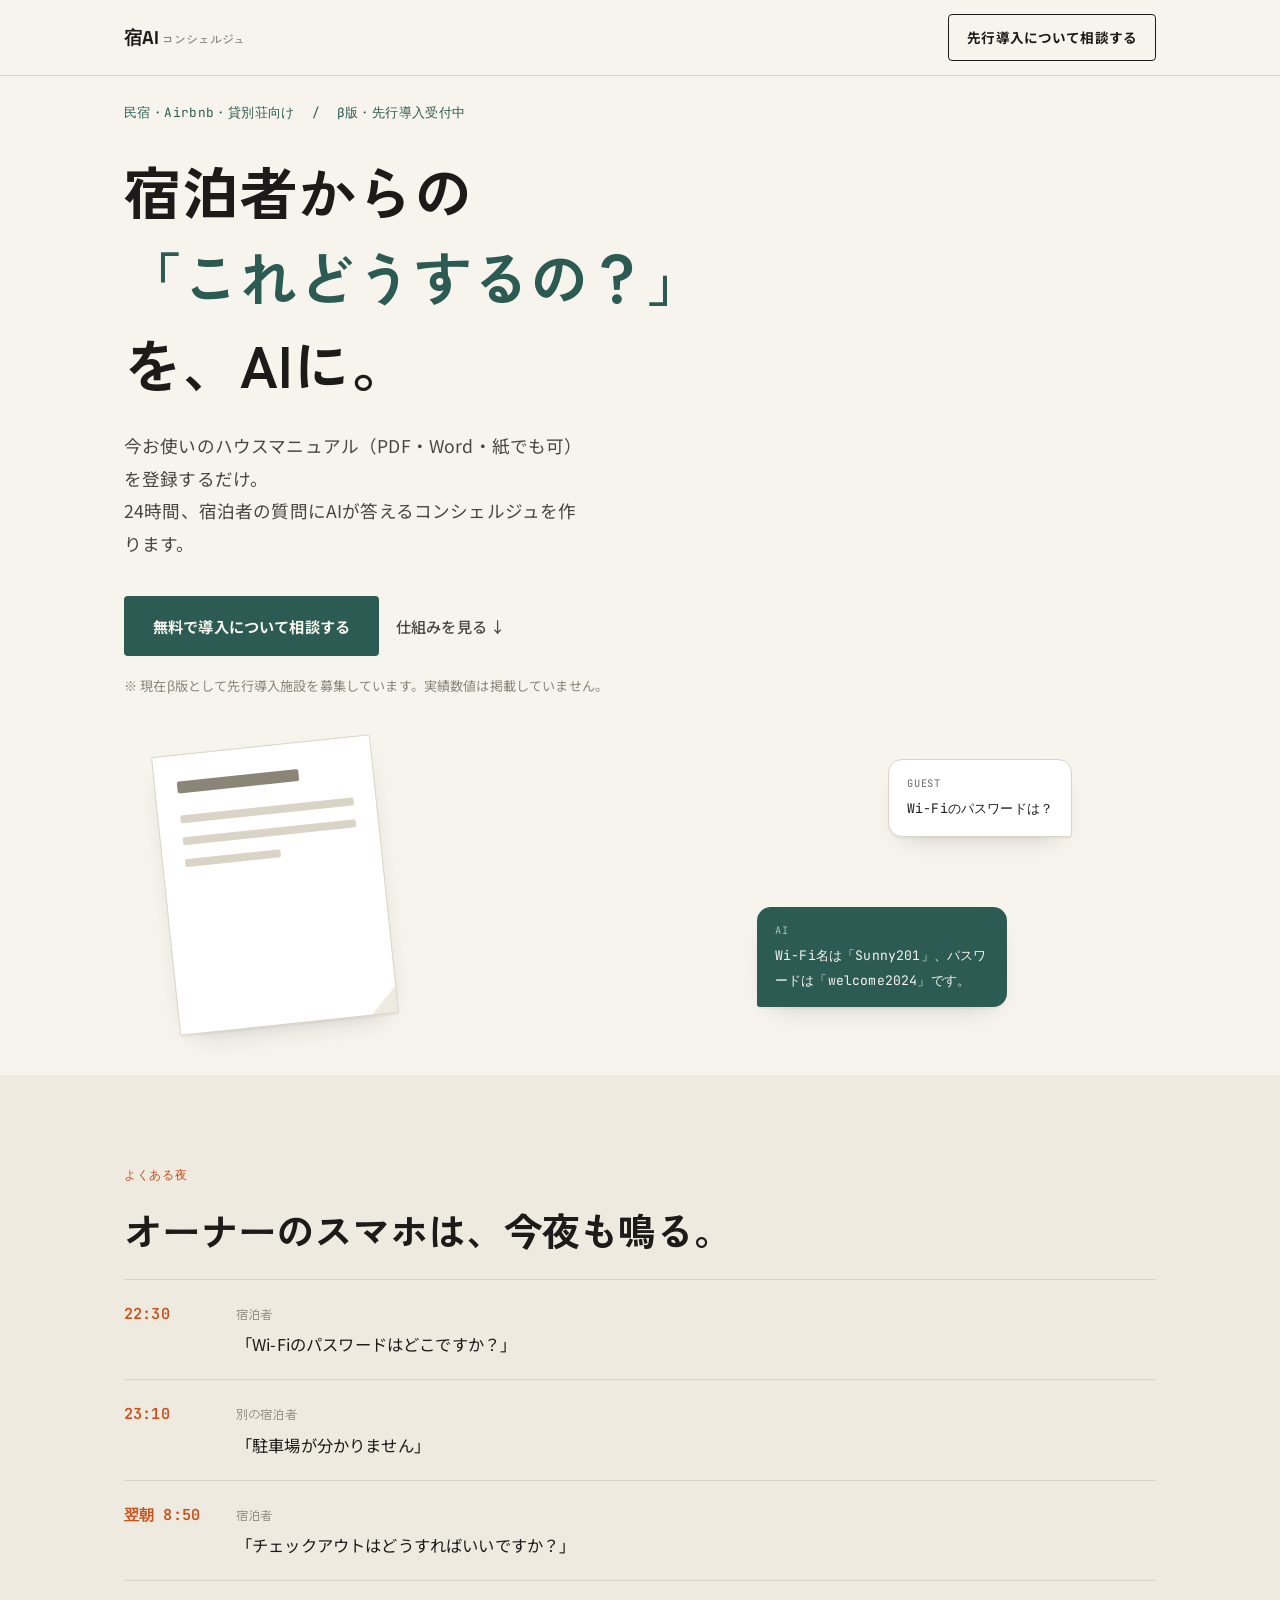
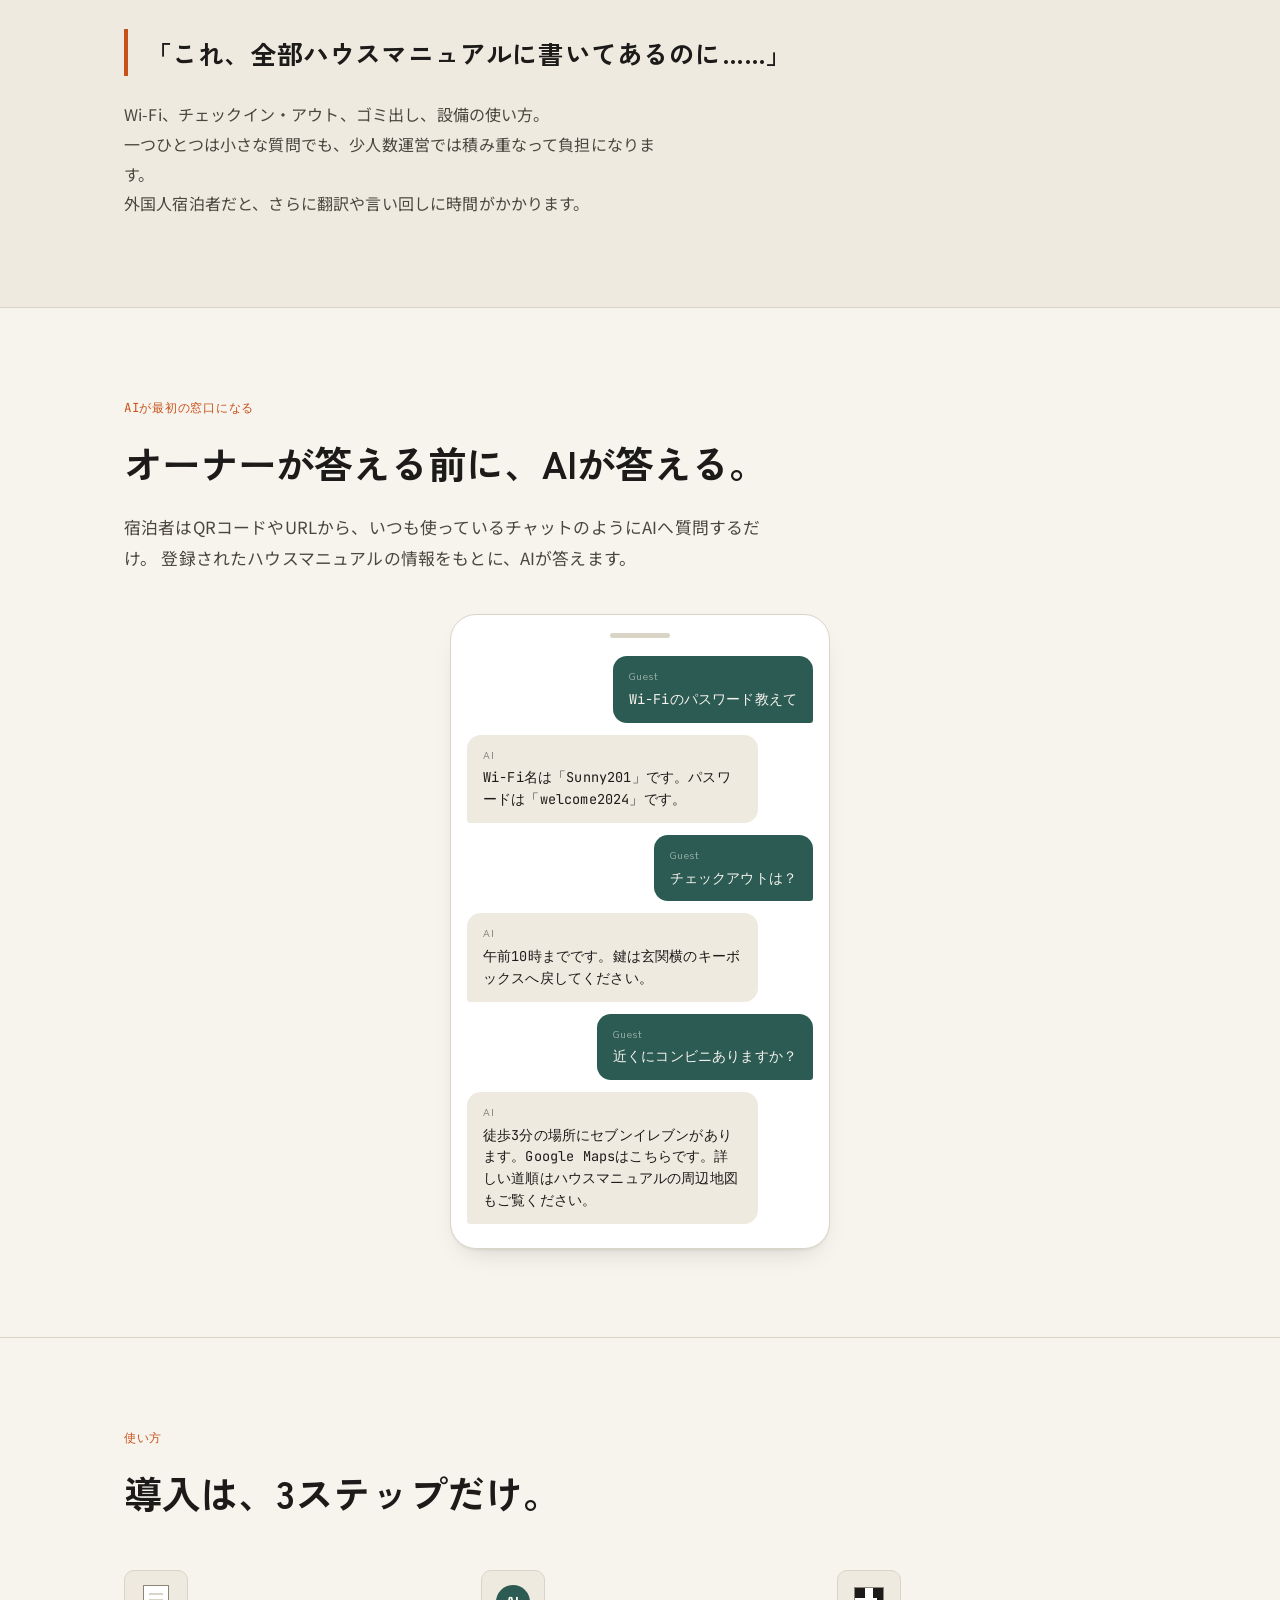
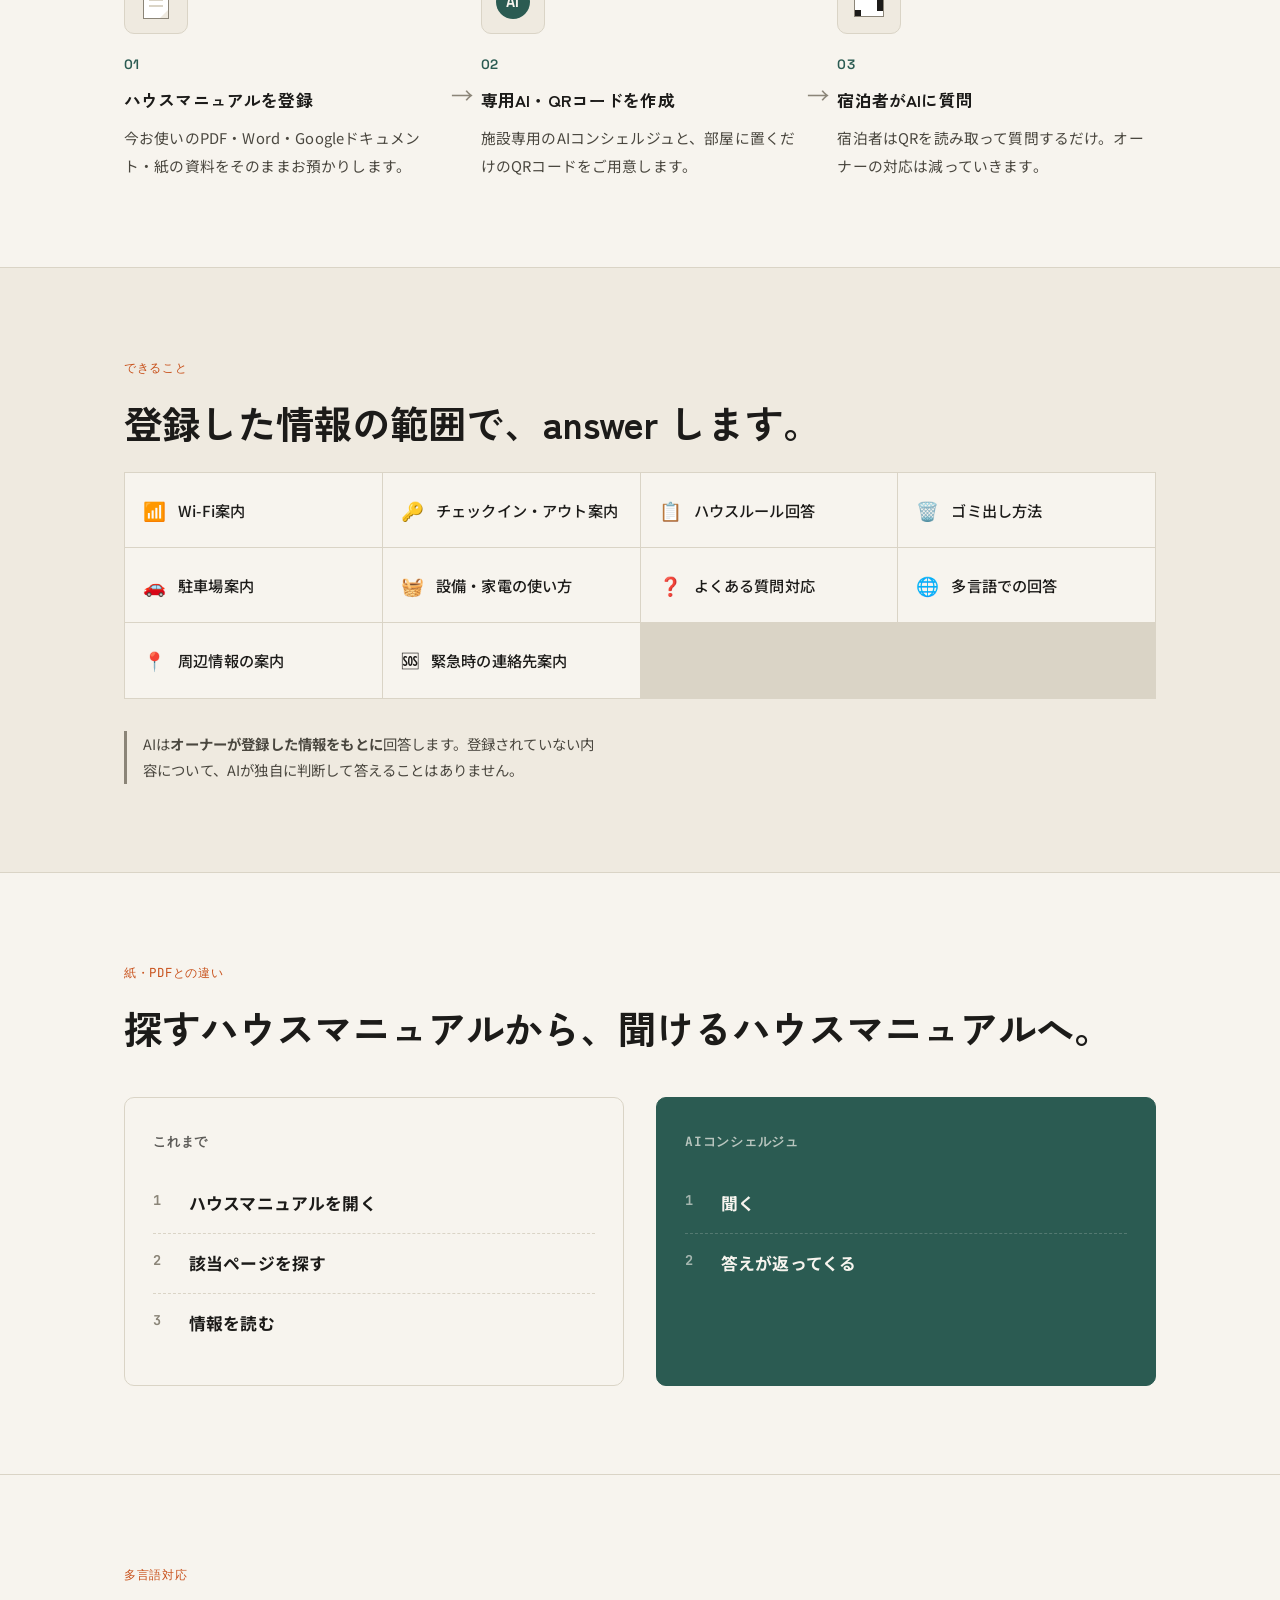
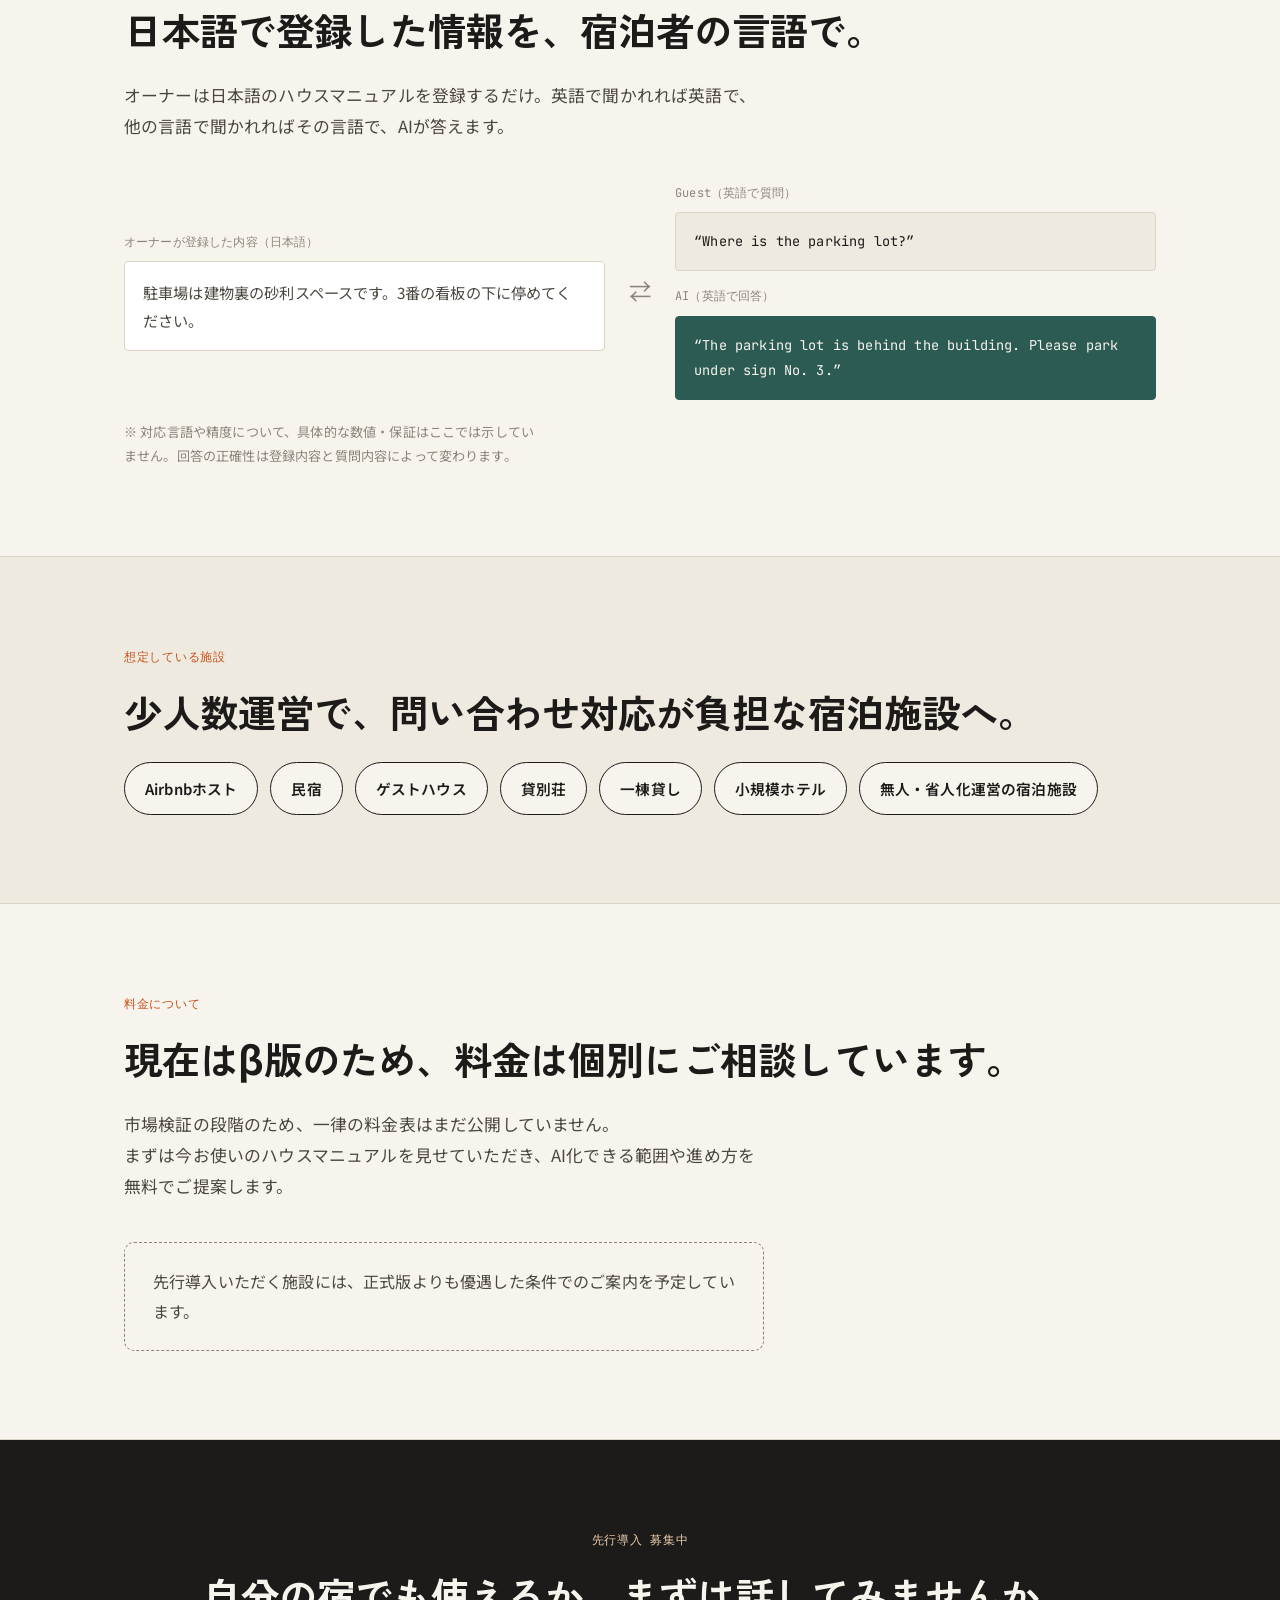
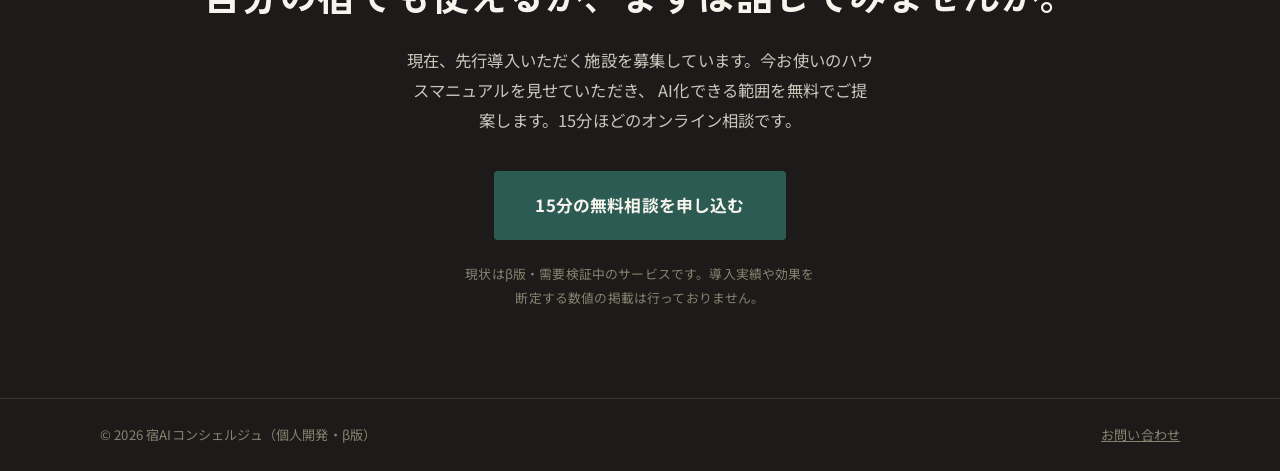
<file: index.html>
<!DOCTYPE html>
<html lang="ja">
<head>
<meta charset="UTF-8">
<meta name="viewport" content="width=device-width, initial-scale=1.0">
<title>宿泊者からの「これどうするの？」をAIに。| ハウスマニュアルAIコンシェルジュ β</title>
<meta name="description" content="Wi-Fi、チェックアウト、ゴミ出し…毎回同じ質問に答える手間を減らす、民宿・Airbnb向けAIコンシェルジュ。既存のハウスマニュアルを登録するだけ。現在β版・先行導入施設を募集中。">

<!-- Google tag (gtag.js) -->
<script async src="https://www.googletagmanager.com/gtag/js?id=G-ZTV1E4YJVK"></script>
<script>
  window.dataLayer = window.dataLayer || [];
  function gtag(){dataLayer.push(arguments);}
  gtag('js', new Date());
  gtag('config', 'G-ZTV1E4YJVK');
  gtag('config', 'AW-18422890918');
</script>

<link rel="preconnect" href="https://fonts.googleapis.com">
<link rel="preconnect" href="https://fonts.gstatic.com" crossorigin>
<link href="https://fonts.googleapis.com/css2?family=Zen+Kaku+Gothic+New:wght@500;700;900&family=Noto+Sans+JP:wght@400;500;600;700&family=Space+Grotesk:wght@500;600;700&family=JetBrains+Mono:wght@400;500;600&display=swap" rel="stylesheet">
<link rel="stylesheet" href="style.css">
</head>
<body>

<!-- ============ HEADER ============ -->
<header class="site-header">
  <div class="wrap header-inner">
    <div class="logo">宿AI<span class="logo-sub">コンシェルジュ</span></div>
    <a href="#contact" class="btn btn-ghost btn-small" data-track="cta_header">先行導入について相談する</a>
  </div>
</header>

<main>

  <!-- ============ HERO ============ -->
  <section class="hero">
    <div class="wrap hero-inner">
      <p class="eyebrow">民宿・Airbnb・貸別荘向け &nbsp;/&nbsp; β版・先行導入受付中</p>
      <h1 class="hero-headline">
        宿泊者からの<br>
        <span class="hero-highlight">「これどうするの？」</span>を、AIに。
      </h1>
      <p class="hero-sub">
        今お使いのハウスマニュアル（PDF・Word・紙でも可）を登録するだけ。<br class="br-pc">
        24時間、宿泊者の質問にAIが答えるコンシェルジュを作ります。
      </p>
      <div class="hero-cta">
        <a href="#contact" class="btn btn-primary" data-track="cta_hero_main">無料で導入について相談する</a>
        <a href="#how" class="btn btn-text" data-track="cta_hero_sub">仕組みを見る ↓</a>
      </div>
      <p class="hero-disclaimer">※ 現在β版として先行導入施設を募集しています。実績数値は掲載していません。</p>
    </div>

    <div class="hero-visual" aria-hidden="true">
      <div class="paper-stack">
        <div class="paper-doc">
          <div class="doc-line doc-line--title"></div>
          <div class="doc-line"></div>
          <div class="doc-line"></div>
          <div class="doc-line doc-line--short"></div>
          <div class="doc-fold"></div>
        </div>
        <div class="chat-bubble chat-bubble--q">
          <span class="chat-label">Guest</span>
          Wi-Fiのパスワードは？
        </div>
        <div class="chat-bubble chat-bubble--a">
          <span class="chat-label">AI</span>
          Wi-Fi名は「Sunny201」、パスワードは「welcome2024」です。
        </div>
      </div>
    </div>
  </section>

  <!-- ============ PROBLEM: タイムライン ============ -->
  <section class="section problem">
    <div class="wrap">
      <p class="section-eyebrow">よくある夜</p>
      <h2 class="section-title">オーナーのスマホは、<br class="br-mobile">今夜も鳴る。</h2>

      <ol class="timeline">
        <li class="timeline-item">
          <span class="timeline-time">22:30</span>
          <div class="timeline-msg">
            <span class="timeline-who">宿泊者</span>
            「Wi-Fiのパスワードはどこですか？」
          </div>
        </li>
        <li class="timeline-item">
          <span class="timeline-time">23:10</span>
          <div class="timeline-msg">
            <span class="timeline-who">別の宿泊者</span>
            「駐車場が分かりません」
          </div>
        </li>
        <li class="timeline-item">
          <span class="timeline-time">翌朝 8:50</span>
          <div class="timeline-msg">
            <span class="timeline-who">宿泊者</span>
            「チェックアウトはどうすればいいですか？」
          </div>
        </li>
      </ol>

      <p class="problem-punchline">
        「これ、全部ハウスマニュアルに書いてあるのに……」
      </p>
      <p class="problem-body">
        Wi-Fi、チェックイン・アウト、ゴミ出し、設備の使い方。<br>
        一つひとつは小さな質問でも、少人数運営では積み重なって負担になります。<br>
        外国人宿泊者だと、さらに翻訳や言い回しに時間がかかります。
      </p>
    </div>
  </section>

  <!-- ============ SOLUTION: 会話デモ ============ -->
  <section class="section solution" id="solution">
    <div class="wrap">
      <p class="section-eyebrow">AIが最初の窓口になる</p>
      <h2 class="section-title">オーナーが答える前に、<br class="br-mobile">AIが答える。</h2>
      <p class="section-lead">
        宿泊者はQRコードやURLから、いつも使っているチャットのようにAIへ質問するだけ。
        登録されたハウスマニュアルの情報をもとに、AIが答えます。
      </p>

      <div class="demo-phone" role="img" aria-label="AIコンシェルジュとのチャット画面の例">
        <div class="demo-phone-notch"></div>
        <div class="demo-chat" id="demoChat">
          <!-- populated by script.js -->
        </div>
      </div>
    </div>
  </section>

  <!-- ============ HOW IT WORKS: 3 STEPS ============ -->
  <section class="section how" id="how">
    <div class="wrap">
      <p class="section-eyebrow">使い方</p>
      <h2 class="section-title">導入は、3ステップだけ。</h2>

      <div class="steps">
        <div class="step">
          <div class="step-visual step-visual--doc">
            <div class="mini-doc"></div>
          </div>
          <span class="step-num">01</span>
          <h3 class="step-title">ハウスマニュアルを登録</h3>
          <p class="step-desc">今お使いのPDF・Word・Googleドキュメント・紙の資料をそのままお預かりします。</p>
        </div>
        <div class="step-arrow" aria-hidden="true">→</div>
        <div class="step">
          <div class="step-visual step-visual--ai">
            <div class="mini-ai">AI</div>
          </div>
          <span class="step-num">02</span>
          <h3 class="step-title">専用AI・QRコードを作成</h3>
          <p class="step-desc">施設専用のAIコンシェルジュと、部屋に置くだけのQRコードをご用意します。</p>
        </div>
        <div class="step-arrow" aria-hidden="true">→</div>
        <div class="step">
          <div class="step-visual step-visual--guest">
            <div class="mini-qr"></div>
          </div>
          <span class="step-num">03</span>
          <h3 class="step-title">宿泊者がAIに質問</h3>
          <p class="step-desc">宿泊者はQRを読み取って質問するだけ。オーナーの対応は減っていきます。</p>
        </div>
      </div>
    </div>
  </section>

  <!-- ============ CAPABILITIES ============ -->
  <section class="section capabilities">
    <div class="wrap">
      <p class="section-eyebrow">できること</p>
      <h2 class="section-title">登録した情報の範囲で、<br class="br-mobile">answer します。</h2>

      <div class="cap-grid">
        <div class="cap-item"><span class="cap-icon">📶</span>Wi-Fi案内</div>
        <div class="cap-item"><span class="cap-icon">🔑</span>チェックイン・アウト案内</div>
        <div class="cap-item"><span class="cap-icon">📋</span>ハウスルール回答</div>
        <div class="cap-item"><span class="cap-icon">🗑️</span>ゴミ出し方法</div>
        <div class="cap-item"><span class="cap-icon">🚗</span>駐車場案内</div>
        <div class="cap-item"><span class="cap-icon">🧺</span>設備・家電の使い方</div>
        <div class="cap-item"><span class="cap-icon">❓</span>よくある質問対応</div>
        <div class="cap-item"><span class="cap-icon">🌐</span>多言語での回答</div>
        <div class="cap-item"><span class="cap-icon">📍</span>周辺情報の案内</div>
        <div class="cap-item"><span class="cap-icon">🆘</span>緊急時の連絡先案内</div>
      </div>

      <p class="cap-note">
        AIは<strong>オーナーが登録した情報をもとに</strong>回答します。登録されていない内容について、AIが独自に判断して答えることはありません。
      </p>
    </div>
  </section>

  <!-- ============ BEFORE / AFTER ============ -->
  <section class="section compare">
    <div class="wrap">
      <p class="section-eyebrow">紙・PDFとの違い</p>
      <h2 class="section-title">探すハウスマニュアルから、<br class="br-mobile">聞けるハウスマニュアルへ。</h2>

      <div class="compare-grid">
        <div class="compare-col compare-col--before">
          <h3 class="compare-label">これまで</h3>
          <ol class="compare-flow">
            <li>ハウスマニュアルを開く</li>
            <li>該当ページを探す</li>
            <li>情報を読む</li>
          </ol>
        </div>
        <div class="compare-col compare-col--after">
          <h3 class="compare-label">AIコンシェルジュ</h3>
          <ol class="compare-flow compare-flow--after">
            <li>聞く</li>
            <li>答えが返ってくる</li>
          </ol>
        </div>
      </div>
    </div>
  </section>

  <!-- ============ MULTILINGUAL ============ -->
  <section class="section multilingual">
    <div class="wrap">
      <p class="section-eyebrow">多言語対応</p>
      <h2 class="section-title">日本語で登録した情報を、<br class="br-mobile">宿泊者の言語で。</h2>
      <p class="section-lead">
        オーナーは日本語のハウスマニュアルを登録するだけ。英語で聞かれれば英語で、
        他の言語で聞かれればその言語で、AIが答えます。
      </p>

      <div class="lang-demo">
        <div class="lang-demo-col">
          <span class="lang-demo-label">オーナーが登録した内容（日本語）</span>
          <div class="lang-demo-box lang-demo-box--source">
            駐車場は建物裏の砂利スペースです。3番の看板の下に停めてください。
          </div>
        </div>
        <div class="lang-demo-arrow" aria-hidden="true">⇄</div>
        <div class="lang-demo-col">
          <span class="lang-demo-label">Guest（英語で質問）</span>
          <div class="lang-demo-box lang-demo-box--q">“Where is the parking lot?”</div>
          <span class="lang-demo-label lang-demo-label--ai">AI（英語で回答）</span>
          <div class="lang-demo-box lang-demo-box--a">“The parking lot is behind the building. Please park under sign No. 3.”</div>
        </div>
      </div>
      <p class="multilingual-note">※ 対応言語や精度について、具体的な数値・保証はここでは示していません。回答の正確性は登録内容と質問内容によって変わります。</p>
    </div>
  </section>

  <!-- ============ TARGET ============ -->
  <section class="section target">
    <div class="wrap">
      <p class="section-eyebrow">想定している施設</p>
      <h2 class="section-title">少人数運営で、<br class="br-mobile">問い合わせ対応が負担な宿泊施設へ。</h2>

      <div class="target-tags">
        <span class="target-tag">Airbnbホスト</span>
        <span class="target-tag">民宿</span>
        <span class="target-tag">ゲストハウス</span>
        <span class="target-tag">貸別荘</span>
        <span class="target-tag">一棟貸し</span>
        <span class="target-tag">小規模ホテル</span>
        <span class="target-tag">無人・省人化運営の宿泊施設</span>
      </div>
    </div>
  </section>

  <!-- ============ PRICING ============ -->
  <section class="section pricing">
    <div class="wrap">
      <p class="section-eyebrow">料金について</p>
      <h2 class="section-title">現在はβ版のため、<br class="br-mobile">料金は個別にご相談しています。</h2>
      <p class="section-lead">
        市場検証の段階のため、一律の料金表はまだ公開していません。<br class="br-pc">
        まずは今お使いのハウスマニュアルを見せていただき、AI化できる範囲や進め方を無料でご提案します。
      </p>
      <div class="pricing-note-box">
        <p>先行導入いただく施設には、正式版よりも優遇した条件でのご案内を予定しています。</p>
      </div>
    </div>
  </section>

  <!-- ============ FINAL CTA / CONTACT ============ -->
  <section class="section contact" id="contact">
    <div class="wrap contact-inner">
      <p class="section-eyebrow section-eyebrow--light">先行導入 募集中</p>
      <h2 class="section-title section-title--light">
        自分の宿でも使えるか、<br class="br-mobile">まずは話してみませんか。
      </h2>
      <p class="contact-lead">
        現在、先行導入いただく施設を募集しています。今お使いのハウスマニュアルを見せていただき、
        AI化できる範囲を無料でご提案します。15分ほどのオンライン相談です。
      </p>
      <a href="FORM_URL" class="btn btn-primary btn-large" id="mainCtaBtn" data-track="cta_form_submit" target="_blank" rel="noopener">
        15分の無料相談を申し込む
      </a>
      <p class="contact-disclaimer">現状はβ版・需要検証中のサービスです。導入実績や効果を断定する数値の掲載は行っておりません。</p>
    </div>
  </section>

</main>

<footer class="site-footer">
  <div class="wrap footer-inner">
    <span>© 2026 宿AIコンシェルジュ（個人開発・β版）</span>
    <a href="FORM_URL" target="_blank" rel="noopener" data-track="cta_footer">お問い合わせ</a>
  </div>
</footer>

<script src="script.js"></script>
</body>
</html>
</file>
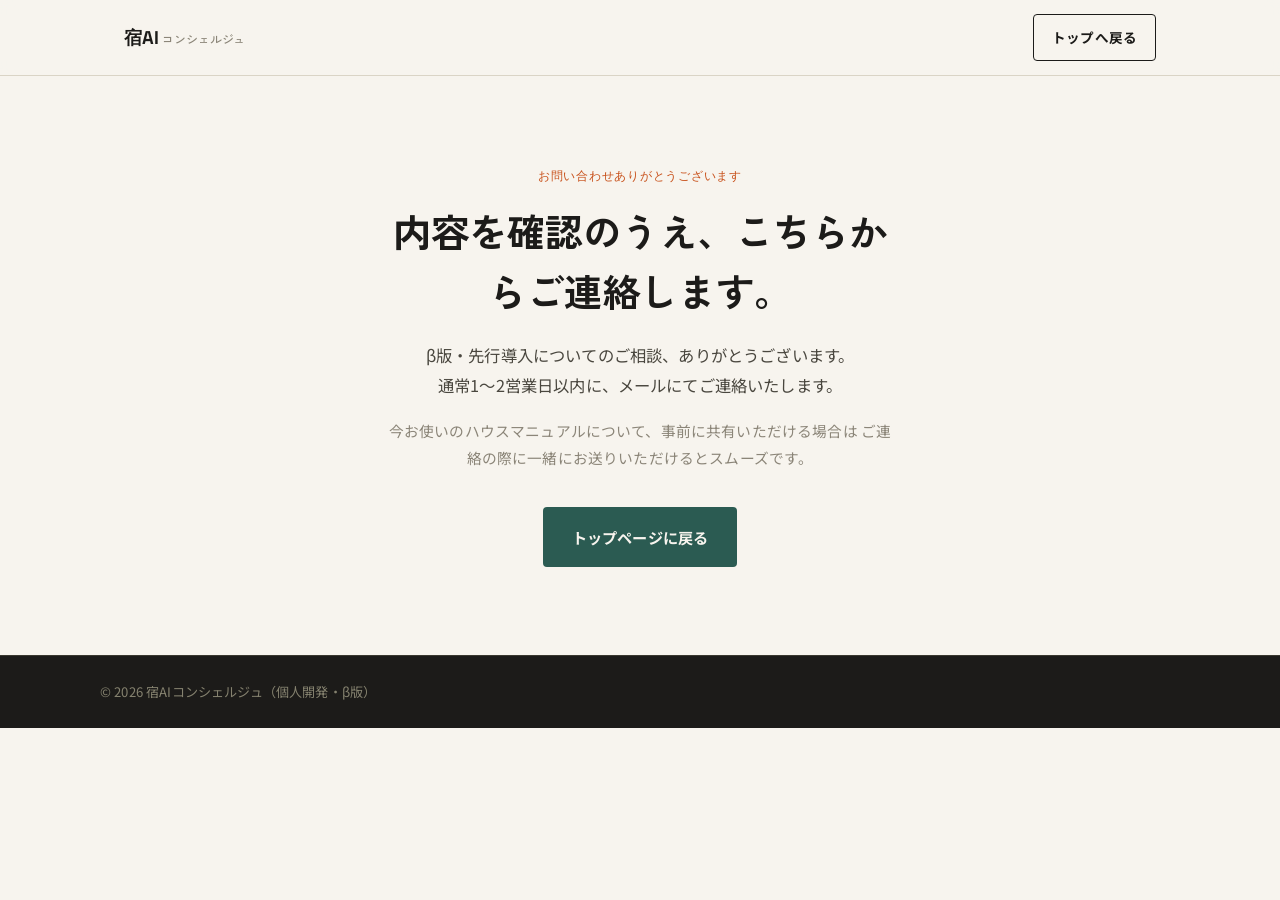
<file: thanks.html>
<!DOCTYPE html>
<html lang="ja">
<head>
<meta charset="UTF-8">
<meta name="viewport" content="width=device-width, initial-scale=1.0">
<title>お問い合わせありがとうございます | 宿AIコンシェルジュ</title>
<meta name="robots" content="noindex">

<!-- Google tag (gtag.js) -->
<script async src="https://www.googletagmanager.com/gtag/js?id=G-ZTV1E4YJVK"></script>
<script>
  window.dataLayer = window.dataLayer || [];
  function gtag(){dataLayer.push(arguments);}
  gtag('js', new Date());
  gtag('config', 'G-ZTV1E4YJVK');
  gtag('config', 'AW-18422890918');
  gtag('event', 'generate_lead');
</script>

<link rel="preconnect" href="https://fonts.googleapis.com">
<link rel="preconnect" href="https://fonts.gstatic.com" crossorigin>
<link href="https://fonts.googleapis.com/css2?family=Zen+Kaku+Gothic+New:wght@500;700&family=Noto+Sans+JP:wght@400;500;600;700&family=Space+Grotesk:wght@500;600;700&display=swap" rel="stylesheet">
<link rel="stylesheet" href="style.css">
</head>
<body>

<header class="site-header">
  <div class="wrap header-inner">
    <div class="logo">宿AI<span class="logo-sub">コンシェルジュ</span></div>
    <a href="index.html" class="btn btn-ghost btn-small">トップへ戻る</a>
  </div>
</header>

<main>
  <section class="section thanks">
    <div class="wrap thanks-inner">
      <p class="section-eyebrow">お問い合わせありがとうございます</p>
      <h1 class="section-title">内容を確認のうえ、<br class="br-mobile">こちらからご連絡します。</h1>
      <p class="thanks-lead">
        β版・先行導入についてのご相談、ありがとうございます。<br class="br-pc">
        通常1〜2営業日以内に、メールにてご連絡いたします。
      </p>
      <p class="thanks-lead thanks-lead--sub">
        今お使いのハウスマニュアルについて、事前に共有いただける場合は
        ご連絡の際に一緒にお送りいただけるとスムーズです。
      </p>
      <a href="index.html" class="btn btn-primary">トップページに戻る</a>
    </div>
  </section>
</main>

<footer class="site-footer">
  <div class="wrap footer-inner">
    <span>© 2026 宿AIコンシェルジュ（個人開発・β版）</span>
  </div>
</footer>

</body>
</html>
</file>
<file: style.css>
/* ============================================================
   Tokens
=============================================================== */
:root {
  --paper:      #F7F4EE;
  --paper-deep: #EFEAE0;
  --ink:        #1C1B19;
  --ink-soft:   #4A473F;
  --moss:       #2B5B52;
  --moss-deep:  #1E433C;
  --terracotta: #C8511B;
  --sand:       #8B8578;
  --line:       #DAD4C6;

  --font-display: "Zen Kaku Gothic New", "Noto Sans JP", sans-serif;
  --font-body: "Noto Sans JP", "Zen Kaku Gothic New", sans-serif;
  --font-en: "Space Grotesk", sans-serif;
  --font-mono: "JetBrains Mono", monospace;

  --radius-sm: 4px;
  --radius-md: 10px;
  --shadow-paper: 0 2px 0 rgba(28,27,25,0.04), 0 12px 28px -16px rgba(28,27,25,0.25);
}

* { box-sizing: border-box; }
html { scroll-behavior: smooth; }

@media (prefers-reduced-motion: reduce) {
  html { scroll-behavior: auto; }
  *, *::before, *::after {
    animation-duration: 0.01ms !important;
    animation-iteration-count: 1 !important;
    transition-duration: 0.01ms !important;
    scroll-behavior: auto !important;
  }
}

body {
  margin: 0;
  background: var(--paper);
  color: var(--ink);
  font-family: var(--font-body);
  font-size: 16px;
  line-height: 1.85;
  letter-spacing: 0.01em;
  -webkit-font-smoothing: antialiased;
  overflow-x: hidden;
}

h1, h2, h3,
.hero-headline, .section-title,
.logo, .step-title, .compare-label,
.timeline-who, .problem-punchline {
  font-family: var(--font-display);
}

.wrap {
  max-width: 1080px;
  margin: 0 auto;
  padding: 0 24px;
}

img { max-width: 100%; display: block; }

a { color: inherit; text-decoration: none; }

:focus-visible {
  outline: 3px solid var(--terracotta);
  outline-offset: 3px;
  border-radius: 2px;
}

.br-mobile { display: none; }
.br-pc { display: inline; }
@media (max-width: 720px) {
  .br-mobile { display: inline; }
  .br-pc { display: none; }
}

/* ============================================================
   Buttons
=============================================================== */
.btn {
  display: inline-flex;
  align-items: center;
  justify-content: center;
  gap: 8px;
  padding: 15px 28px;
  border-radius: var(--radius-sm);
  font-weight: 700;
  font-size: 0.95rem;
  letter-spacing: 0.01em;
  border: 1.5px solid transparent;
  cursor: pointer;
  transition: transform 0.15s ease, background 0.15s ease, border-color 0.15s ease;
}
.btn:hover { transform: translateY(-1px); }
.btn:active { transform: translateY(0); }

.btn-primary {
  background: var(--moss);
  color: var(--paper);
}
.btn-primary:hover { background: var(--moss-deep); }

.btn-large { padding: 18px 40px; font-size: 1.05rem; }

.btn-ghost {
  background: transparent;
  border-color: var(--ink);
  color: var(--ink);
}
.btn-ghost:hover { background: var(--ink); color: var(--paper); }

.btn-small { padding: 10px 18px; font-size: 0.85rem; }

.btn-text {
  padding: 15px 8px;
  color: var(--ink-soft);
  font-weight: 500;
}
.btn-text:hover { color: var(--ink); }

/* ============================================================
   Header
=============================================================== */
.site-header {
  position: sticky;
  top: 0;
  z-index: 50;
  background: rgba(247,244,238,0.9);
  backdrop-filter: blur(8px);
  border-bottom: 1px solid var(--line);
}
.header-inner {
  display: flex;
  align-items: center;
  justify-content: space-between;
  padding-top: 14px;
  padding-bottom: 14px;
}
.logo {
  font-family: var(--font-en);
  font-weight: 700;
  font-size: 1.15rem;
  letter-spacing: -0.01em;
}
.logo-sub {
  font-family: var(--font-display);
  font-weight: 500;
  font-size: 0.75rem;
  color: var(--sand);
  margin-left: 4px;
}

/* ============================================================
   Section base
=============================================================== */
.section { padding: 88px 0; border-bottom: 1px solid var(--line); }
.section:last-of-type { border-bottom: none; }

.section-eyebrow {
  font-family: var(--font-mono);
  font-size: 0.78rem;
  letter-spacing: 0.06em;
  color: var(--terracotta);
  margin: 0 0 14px;
  text-transform: uppercase;
}
.section-eyebrow--light { color: #E8C9A8; }

.section-title {
  font-size: clamp(1.6rem, 4vw, 2.4rem);
  font-weight: 700;
  line-height: 1.55;
  margin: 0 0 20px;
  letter-spacing: 0;
}
.section-title--light { color: var(--paper); }

.section-lead {
  font-size: 1.05rem;
  color: var(--ink-soft);
  max-width: 640px;
  margin: 0 0 40px;
}

/* ============================================================
   Hero
=============================================================== */
.hero {
  padding: 25px 0 0;
  position: relative;
  overflow: hidden;
}
.hero-inner {
  padding-bottom: 56px;
  position: relative;
  z-index: 2;
}
.eyebrow {
  font-family: var(--font-mono);
  font-size: 0.8rem;
  color: var(--moss);
  letter-spacing: 0.03em;
  margin: 0 0 22px;
}
.hero-headline {
  font-size: clamp(2.1rem, 6vw, 3.6rem);
  font-weight: 700;
  line-height: 1.5;
  letter-spacing: 0;
  margin: 0 0 24px;
  max-width: 16ch;
}
.hero-highlight {
  color: var(--moss);
  position: relative;
  white-space: nowrap;
}
.hero-sub {
  font-size: 1.1rem;
  color: var(--ink-soft);
  max-width: 46ch;
  margin: 0 0 36px;
}
.hero-cta {
  display: flex;
  align-items: center;
  gap: 8px;
  flex-wrap: wrap;
  margin-bottom: 18px;
}
.hero-disclaimer {
  font-size: 0.82rem;
  color: var(--sand);
  margin: 0;
}

.hero-visual {
  position: relative;
  height: 340px;
  margin-top: -20px;
}
.paper-stack {
  position: relative;
  max-width: 1080px;
  margin: 0 auto;
  height: 100%;
}
.paper-doc {
  position: absolute;
  left: 6%;
  top: 10px;
  width: 220px;
  height: 280px;
  background: #fff;
  border: 1px solid var(--line);
  border-radius: 2px;
  box-shadow: var(--shadow-paper);
  padding: 26px 22px;
  transform: rotate(-6deg);
  animation: doc-settle 1s ease both;
}
.doc-line {
  height: 8px;
  background: var(--line);
  border-radius: 2px;
  margin-bottom: 14px;
  width: 100%;
}
.doc-line--title { height: 12px; width: 70%; background: var(--sand); margin-bottom: 22px; }
.doc-line--short { width: 55%; }
.doc-fold {
  position: absolute;
  right: 0;
  bottom: 0;
  width: 0;
  height: 0;
  border-style: solid;
  border-width: 0 0 26px 26px;
  border-color: transparent transparent var(--paper-deep) transparent;
}

.chat-bubble {
  position: absolute;
  font-family: var(--font-mono);
  font-size: 0.82rem;
  padding: 14px 18px;
  border-radius: 14px;
  max-width: 250px;
  box-shadow: var(--shadow-paper);
  animation: bubble-in 0.8s ease both;
}
.chat-label {
  display: block;
  font-size: 0.65rem;
  text-transform: uppercase;
  letter-spacing: 0.08em;
  opacity: 0.65;
  margin-bottom: 4px;
}
.chat-bubble--q {
  right: 10%;
  top: 24px;
  background: #fff;
  border: 1px solid var(--line);
  color: var(--ink);
  border-bottom-right-radius: 3px;
  animation-delay: 0.3s;
}
.chat-bubble--a {
  right: 16%;
  top: 172px;
  background: var(--moss);
  color: var(--paper);
  border-bottom-left-radius: 3px;
  animation-delay: 0.65s;
}

@keyframes doc-settle {
  from { opacity: 0; transform: rotate(-6deg) translateY(24px); }
  to   { opacity: 1; transform: rotate(-6deg) translateY(0); }
}
@keyframes bubble-in {
  from { opacity: 0; transform: translateY(14px) scale(0.96); }
  to   { opacity: 1; transform: translateY(0) scale(1); }
}

@media (max-width: 720px) {
  .hero-visual { height: 300px; }
  .paper-doc { left: 4%; width: 170px; height: 220px; padding: 18px 16px; }
  .chat-bubble { max-width: 190px; font-size: 0.75rem; right: 4%; }
  .chat-bubble--a { top: 150px; }
}

/* ============================================================
   Problem / Timeline
=============================================================== */
.problem { background: var(--paper-deep); }

.timeline {
  list-style: none;
  margin: 0 0 48px;
  padding: 0;
  border-top: 1px solid var(--line);
}
.timeline-item {
  display: flex;
  gap: 24px;
  align-items: baseline;
  padding: 20px 0;
  border-bottom: 1px solid var(--line);
}
.timeline-time {
  font-family: var(--font-mono);
  font-weight: 600;
  font-size: 0.95rem;
  color: var(--terracotta);
  width: 88px;
  flex-shrink: 0;
}
.timeline-msg { font-size: 1.02rem; }
.timeline-who {
  display: block;
  font-size: 0.78rem;
  color: var(--sand);
  margin-bottom: 3px;
}

.problem-punchline {
  font-size: clamp(1.2rem, 3vw, 1.6rem);
  font-weight: 700;
  color: var(--ink);
  border-left: 4px solid var(--terracotta);
  padding-left: 18px;
  margin: 0 0 24px;
}
.problem-body {
  color: var(--ink-soft);
  max-width: 60ch;
  margin: 0;
}

/* ============================================================
   Solution / Chat demo
=============================================================== */
.demo-phone {
  max-width: 380px;
  margin: 0 auto;
  background: #fff;
  border: 1px solid var(--line);
  border-radius: 26px;
  box-shadow: var(--shadow-paper);
  padding: 18px 16px 24px;
  min-height: 460px;
}
.demo-phone-notch {
  width: 60px;
  height: 5px;
  background: var(--line);
  border-radius: 3px;
  margin: 0 auto 18px;
}
.demo-chat {
  display: flex;
  flex-direction: column;
  gap: 12px;
  min-height: 400px;
}
.demo-msg {
  font-family: var(--font-mono);
  font-size: 0.85rem;
  line-height: 1.6;
  padding: 12px 16px;
  border-radius: 14px;
  max-width: 84%;
  opacity: 0;
  animation: demo-in 0.5s ease forwards;
}
.demo-msg--guest {
  align-self: flex-end;
  background: var(--moss);
  color: var(--paper);
  border-bottom-right-radius: 3px;
}
.demo-msg--ai {
  align-self: flex-start;
  background: var(--paper-deep);
  color: var(--ink);
  border-bottom-left-radius: 3px;
}
.demo-msg-tag {
  display: block;
  font-family: var(--font-display);
  font-size: 0.65rem;
  letter-spacing: 0.05em;
  opacity: 0.6;
  margin-bottom: 4px;
}
@keyframes demo-in {
  from { opacity: 0; transform: translateY(8px); }
  to   { opacity: 1; transform: translateY(0); }
}

/* ============================================================
   How it works / Steps
=============================================================== */
.steps {
  display: grid;
  grid-template-columns: 1fr auto 1fr auto 1fr;
  align-items: start;
  gap: 8px;
  margin-top: 48px;
}
.step { text-align: left; }
.step-num {
  display: block;
  font-family: var(--font-en);
  font-weight: 600;
  font-size: 0.85rem;
  color: var(--moss);
  margin: 18px 0 8px;
}
.step-title {
  font-size: 1.05rem;
  font-weight: 700;
  margin: 0 0 8px;
}
.step-desc {
  font-size: 0.92rem;
  color: var(--ink-soft);
  margin: 0;
}
.step-arrow {
  color: var(--sand);
  font-size: 1.4rem;
  align-self: center;
  padding-top: 40px;
}

.step-visual {
  width: 64px;
  height: 64px;
  border-radius: var(--radius-md);
  display: flex;
  align-items: center;
  justify-content: center;
  background: var(--paper-deep);
  border: 1px solid var(--line);
}
.mini-doc {
  width: 26px;
  height: 34px;
  background: #fff;
  border: 1.5px solid var(--sand);
  position: relative;
}
.mini-doc::before {
  content: "";
  position: absolute;
  left: 5px;
  top: 7px;
  right: 5px;
  height: 2px;
  background: var(--line);
  box-shadow:
    0 6px 0 var(--line),
    0 12px 0 var(--line);
}
.mini-doc::after {
  content: "";
  position: absolute;
  right: 0; bottom: 0;
  width: 0; height: 0;
  border-style: solid;
  border-width: 0 0 8px 8px;
  border-color: transparent transparent var(--paper-deep) transparent;
}
.mini-ai {
  font-family: var(--font-en);
  font-weight: 700;
  font-size: 0.9rem;
  color: var(--paper);
  background: var(--moss);
  width: 34px;
  height: 34px;
  border-radius: 50%;
  display: flex;
  align-items: center;
  justify-content: center;
}
.mini-qr {
  width: 30px;
  height: 30px;
  background-color: #fff;
  background-image:
    linear-gradient(var(--ink) 0 100%),
    linear-gradient(var(--ink) 0 100%),
    linear-gradient(var(--ink) 0 100%),
    linear-gradient(90deg, var(--ink) 0 100%);
  background-repeat: no-repeat;
  background-size: 10px 10px, 10px 10px, 6px 6px, 6px 14px;
  background-position: 0 0, 100% 0, 0 100%, 100% 65%;
  border: 1.5px solid var(--sand);
}

@media (max-width: 800px) {
  .steps {
    grid-template-columns: 1fr;
  }
  .step-arrow {
    display: none;
  }
  .step { padding-bottom: 8px; }
}

/* ============================================================
   Capabilities grid
=============================================================== */
.capabilities { background: var(--paper-deep); }
.cap-grid {
  display: grid;
  grid-template-columns: repeat(auto-fill, minmax(220px, 1fr));
  gap: 1px;
  background: var(--line);
  border: 1px solid var(--line);
  margin-bottom: 32px;
}
.cap-item {
  background: var(--paper);
  padding: 20px 18px;
  font-size: 0.95rem;
  font-weight: 500;
  display: flex;
  align-items: center;
  gap: 12px;
}
.cap-icon { font-size: 1.15rem; }

.cap-note {
  font-size: 0.9rem;
  color: var(--ink-soft);
  max-width: 60ch;
  border-left: 3px solid var(--sand);
  padding-left: 16px;
  margin: 0;
}

/* ============================================================
   Compare (before / after)
=============================================================== */
.compare-grid {
  display: grid;
  grid-template-columns: 1fr 1fr;
  gap: 32px;
  margin-top: 40px;
}
.compare-col {
  border: 1px solid var(--line);
  border-radius: var(--radius-md);
  padding: 32px 28px;
}
.compare-col--after {
  background: var(--moss);
  color: var(--paper);
  border-color: var(--moss);
}
.compare-label {
  font-family: var(--font-mono);
  font-size: 0.8rem;
  text-transform: uppercase;
  letter-spacing: 0.06em;
  margin: 0 0 20px;
  opacity: 0.7;
}
.compare-flow {
  list-style: none;
  padding: 0;
  margin: 0;
  counter-reset: flow;
}
.compare-flow li {
  counter-increment: flow;
  padding: 14px 0 14px 36px;
  position: relative;
  font-weight: 700;
  font-size: 1.05rem;
  border-bottom: 1px dashed var(--line);
}
.compare-flow li:last-child { border-bottom: none; }
.compare-flow li::before {
  content: counter(flow);
  position: absolute;
  left: 0;
  font-family: var(--font-mono);
  font-size: 0.85rem;
  color: var(--sand);
}
.compare-flow--after li::before { color: rgba(247,244,238,0.6); }
.compare-flow--after li { border-bottom-color: rgba(247,244,238,0.2); }

@media (max-width: 720px) {
  .compare-grid { grid-template-columns: 1fr; }
}

/* ============================================================
   Multilingual
=============================================================== */
.lang-demo {
  display: grid;
  grid-template-columns: 1fr auto 1fr;
  gap: 24px;
  align-items: center;
  margin-bottom: 20px;
}
.lang-demo-arrow {
  font-size: 1.4rem;
  color: var(--sand);
  text-align: center;
}
.lang-demo-label {
  display: block;
  font-family: var(--font-mono);
  font-size: 0.75rem;
  color: var(--sand);
  margin-bottom: 8px;
}
.lang-demo-label--ai { margin-top: 14px; }
.lang-demo-box {
  padding: 16px 18px;
  border-radius: var(--radius-sm);
  font-size: 0.95rem;
  border: 1px solid var(--line);
  background: #fff;
}
.lang-demo-box--source { color: var(--ink-soft); }
.lang-demo-box--q { background: var(--paper-deep); font-family: var(--font-mono); font-size: 0.85rem; }
.lang-demo-box--a { background: var(--moss); color: var(--paper); font-family: var(--font-mono); font-size: 0.85rem; border-color: var(--moss); }

.multilingual-note {
  font-size: 0.82rem;
  color: var(--sand);
  max-width: 60ch;
  margin: 0;
}

@media (max-width: 720px) {
  .lang-demo { grid-template-columns: 1fr; }
  .lang-demo-arrow { transform: rotate(90deg); }
}

/* ============================================================
   Target tags
=============================================================== */
.target { background: var(--paper-deep); }
.target-tags {
  display: flex;
  flex-wrap: wrap;
  gap: 12px;
}
.target-tag {
  font-size: 0.92rem;
  font-weight: 600;
  padding: 12px 20px;
  border-radius: 999px;
  border: 1.5px solid var(--ink);
  background: var(--paper);
}

/* ============================================================
   Pricing
=============================================================== */
.pricing-note-box {
  border: 1px dashed var(--sand);
  border-radius: var(--radius-md);
  padding: 24px 28px;
  max-width: 640px;
}
.pricing-note-box p {
  margin: 0;
  color: var(--ink-soft);
}

/* ============================================================
   Contact / final CTA
=============================================================== */
.contact {
  background: var(--ink);
  text-align: center;
}
.contact-inner {
  display: flex;
  flex-direction: column;
  align-items: center;
}
.contact-lead {
  color: #C9C6BC;
  max-width: 52ch;
  margin: 0 0 36px;
  font-size: 1.02rem;
}
.contact-disclaimer {
  color: #85826F;
  font-size: 0.8rem;
  margin: 22px 0 0;
  max-width: 50ch;
}

/* ============================================================
   Thanks page
=============================================================== */
.thanks {
  min-height: 60vh;
  display: flex;
  align-items: center;
}
.thanks-inner {
  text-align: center;
  max-width: 560px;
  margin: 0 auto;
}
.thanks-lead {
  color: var(--ink-soft);
  font-size: 1.02rem;
  margin: 0 0 16px;
}
.thanks-lead--sub {
  font-size: 0.92rem;
  color: var(--sand);
  margin-bottom: 36px;
}

/* ============================================================
   Footer
=============================================================== */
.site-footer {
  background: var(--ink);
  border-top: 1px solid #3A382F;
}
.footer-inner {
  display: flex;
  justify-content: space-between;
  align-items: center;
  padding: 24px 0;
  color: #85826F;
  font-size: 0.82rem;
}
.footer-inner a { text-decoration: underline; }
.footer-inner a:hover { color: var(--paper); }

@media (max-width: 480px) {
  .footer-inner { flex-direction: column; gap: 10px; text-align: center; }
}

@media (max-width: 420px) {
  .header-inner { gap: 10px; }
  .logo { font-size: 1rem; }
  .logo-sub { display: none; }
  .btn-small { padding: 9px 14px; font-size: 0.78rem; }
}

/* ============================================================
   Section title responsive tweaks
=============================================================== */
@media (max-width: 720px) {
  .section { padding: 64px 0; }
  .cap-grid { grid-template-columns: 1fr 1fr; }
}
@media (max-width: 480px) {
  .cap-grid { grid-template-columns: 1fr; }
}
</file>
